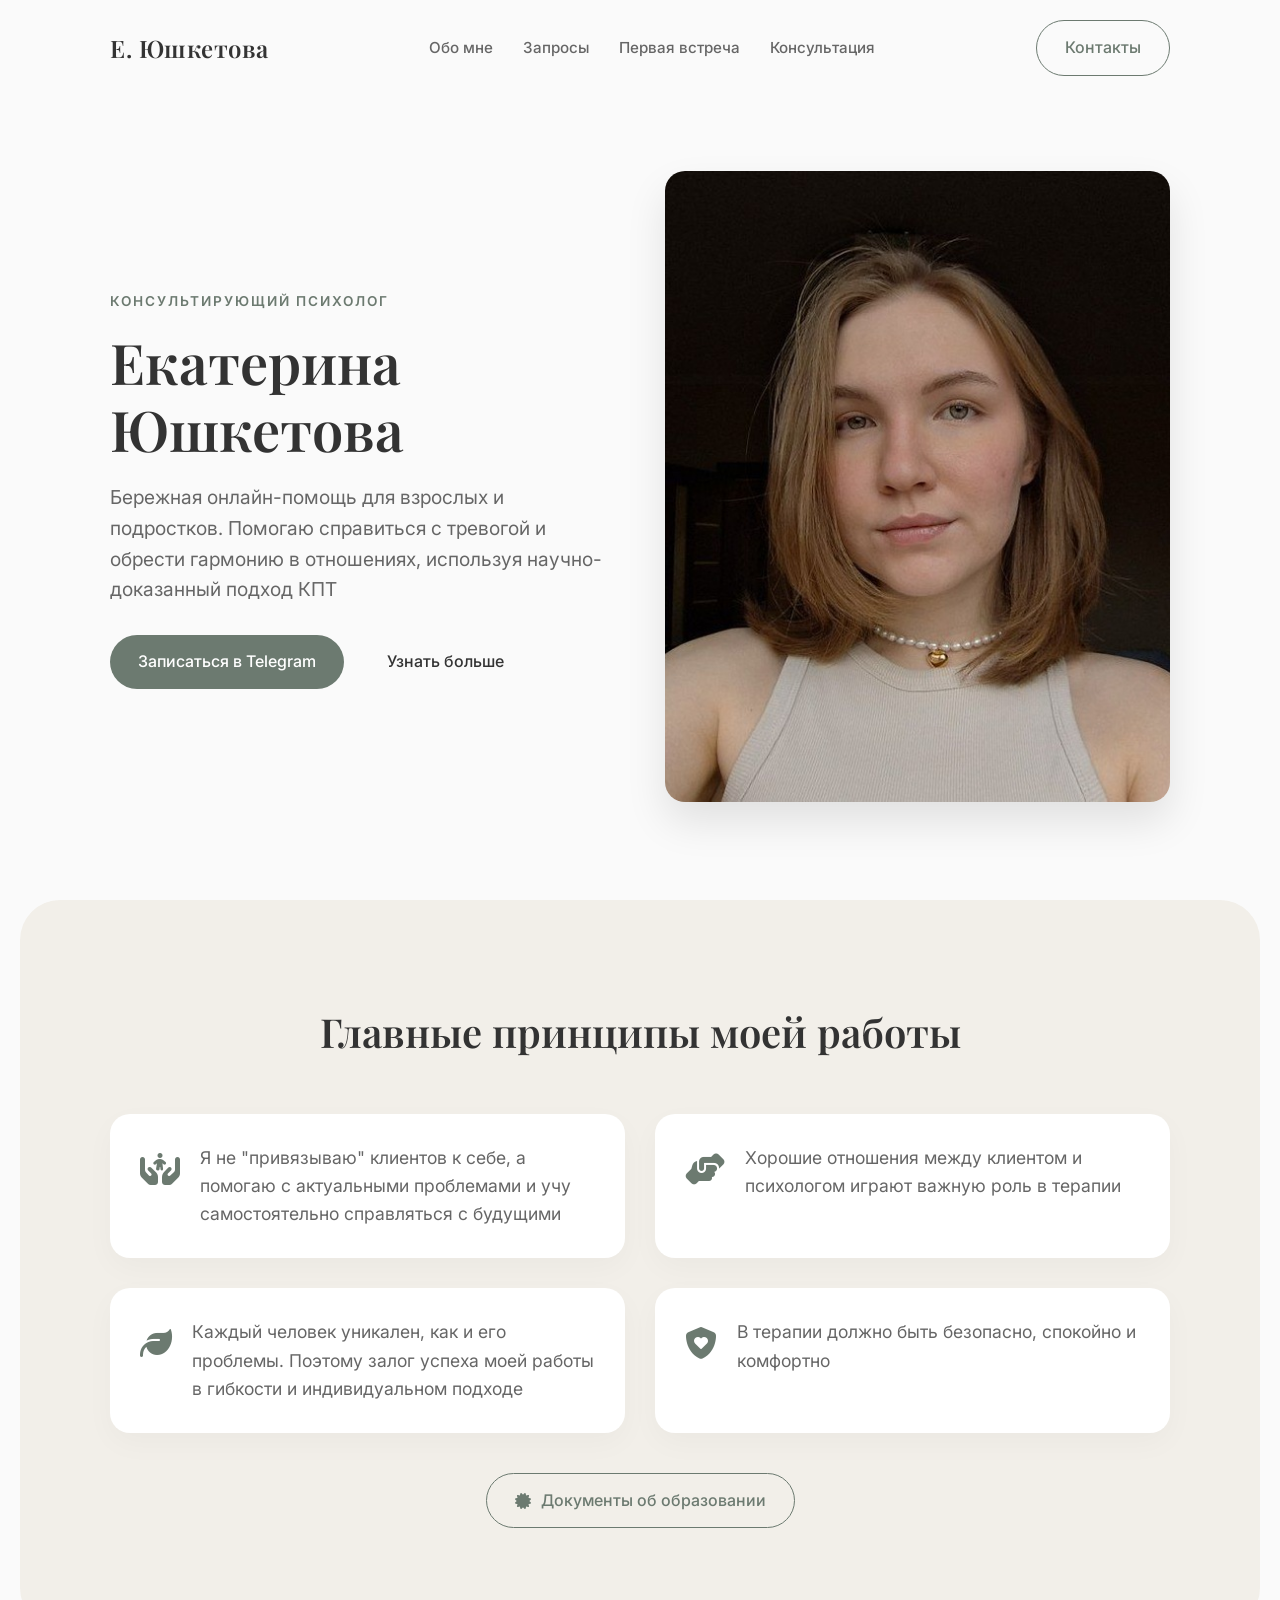
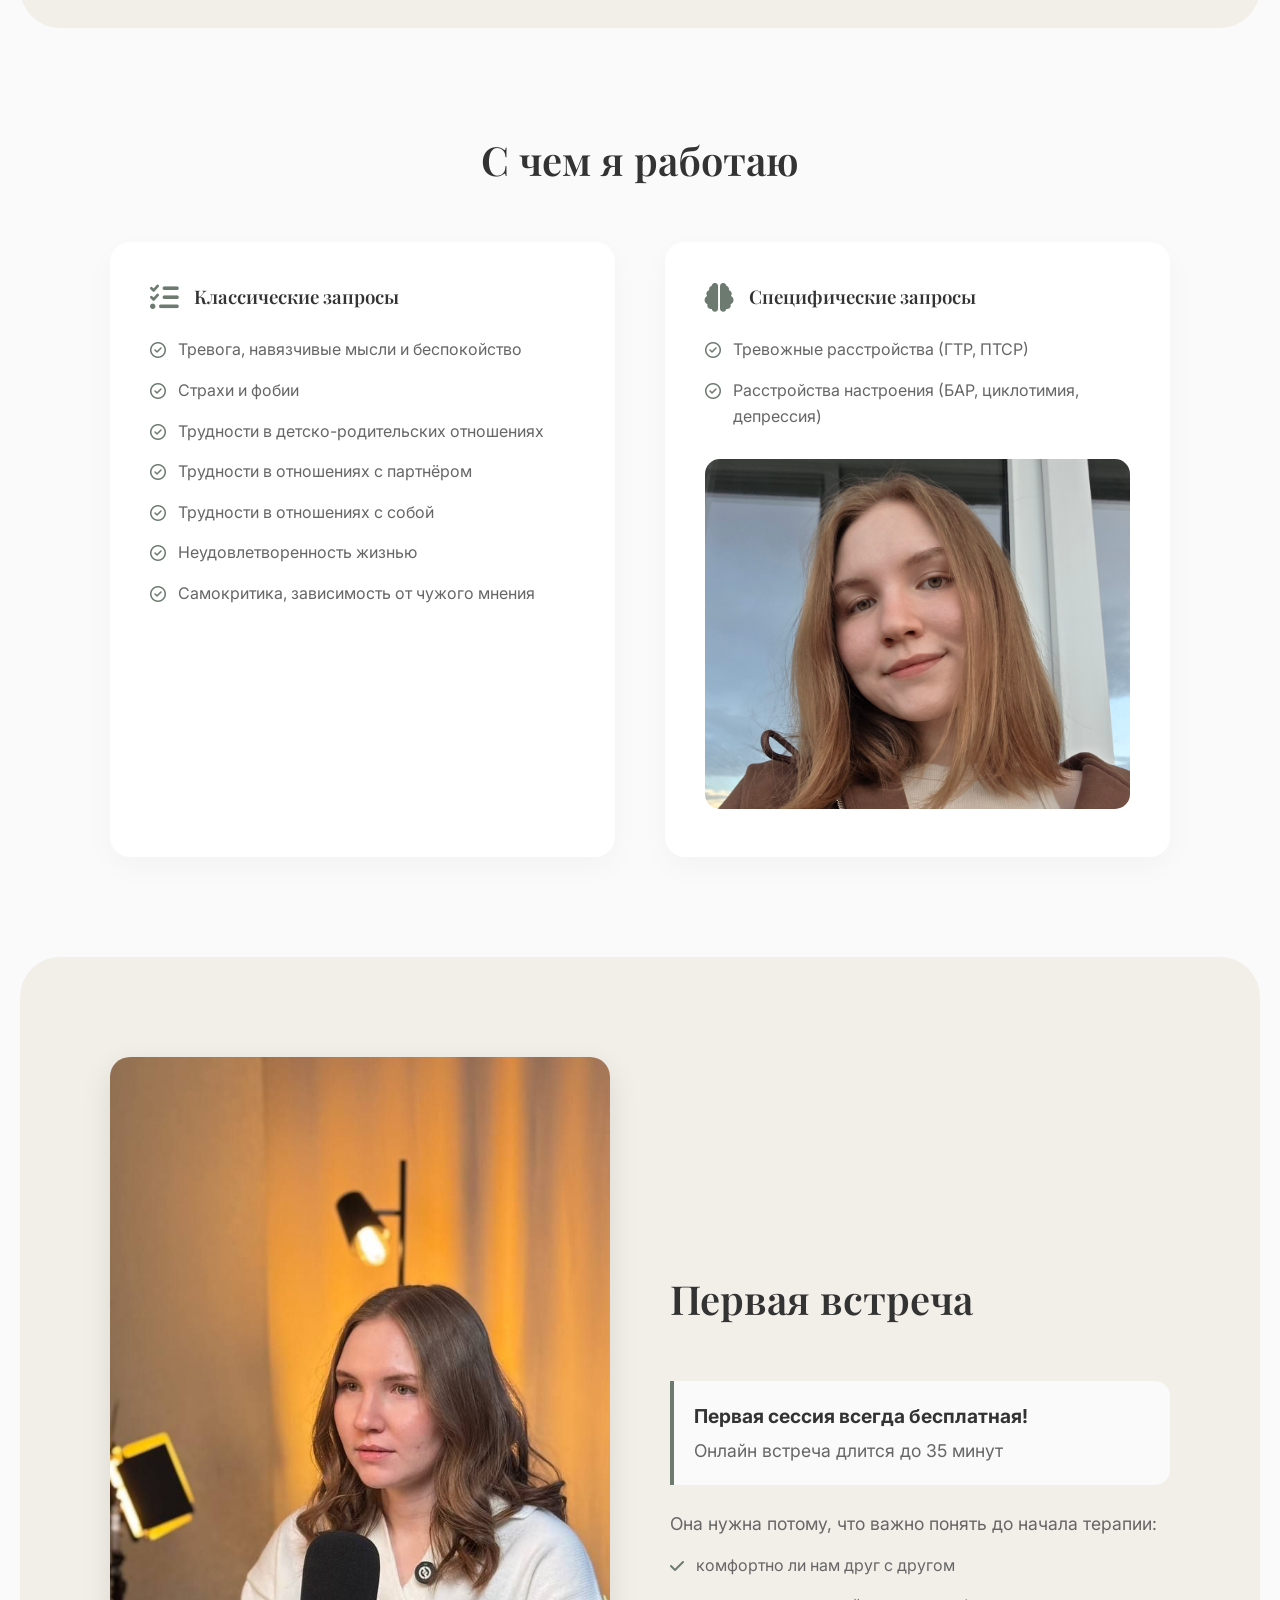
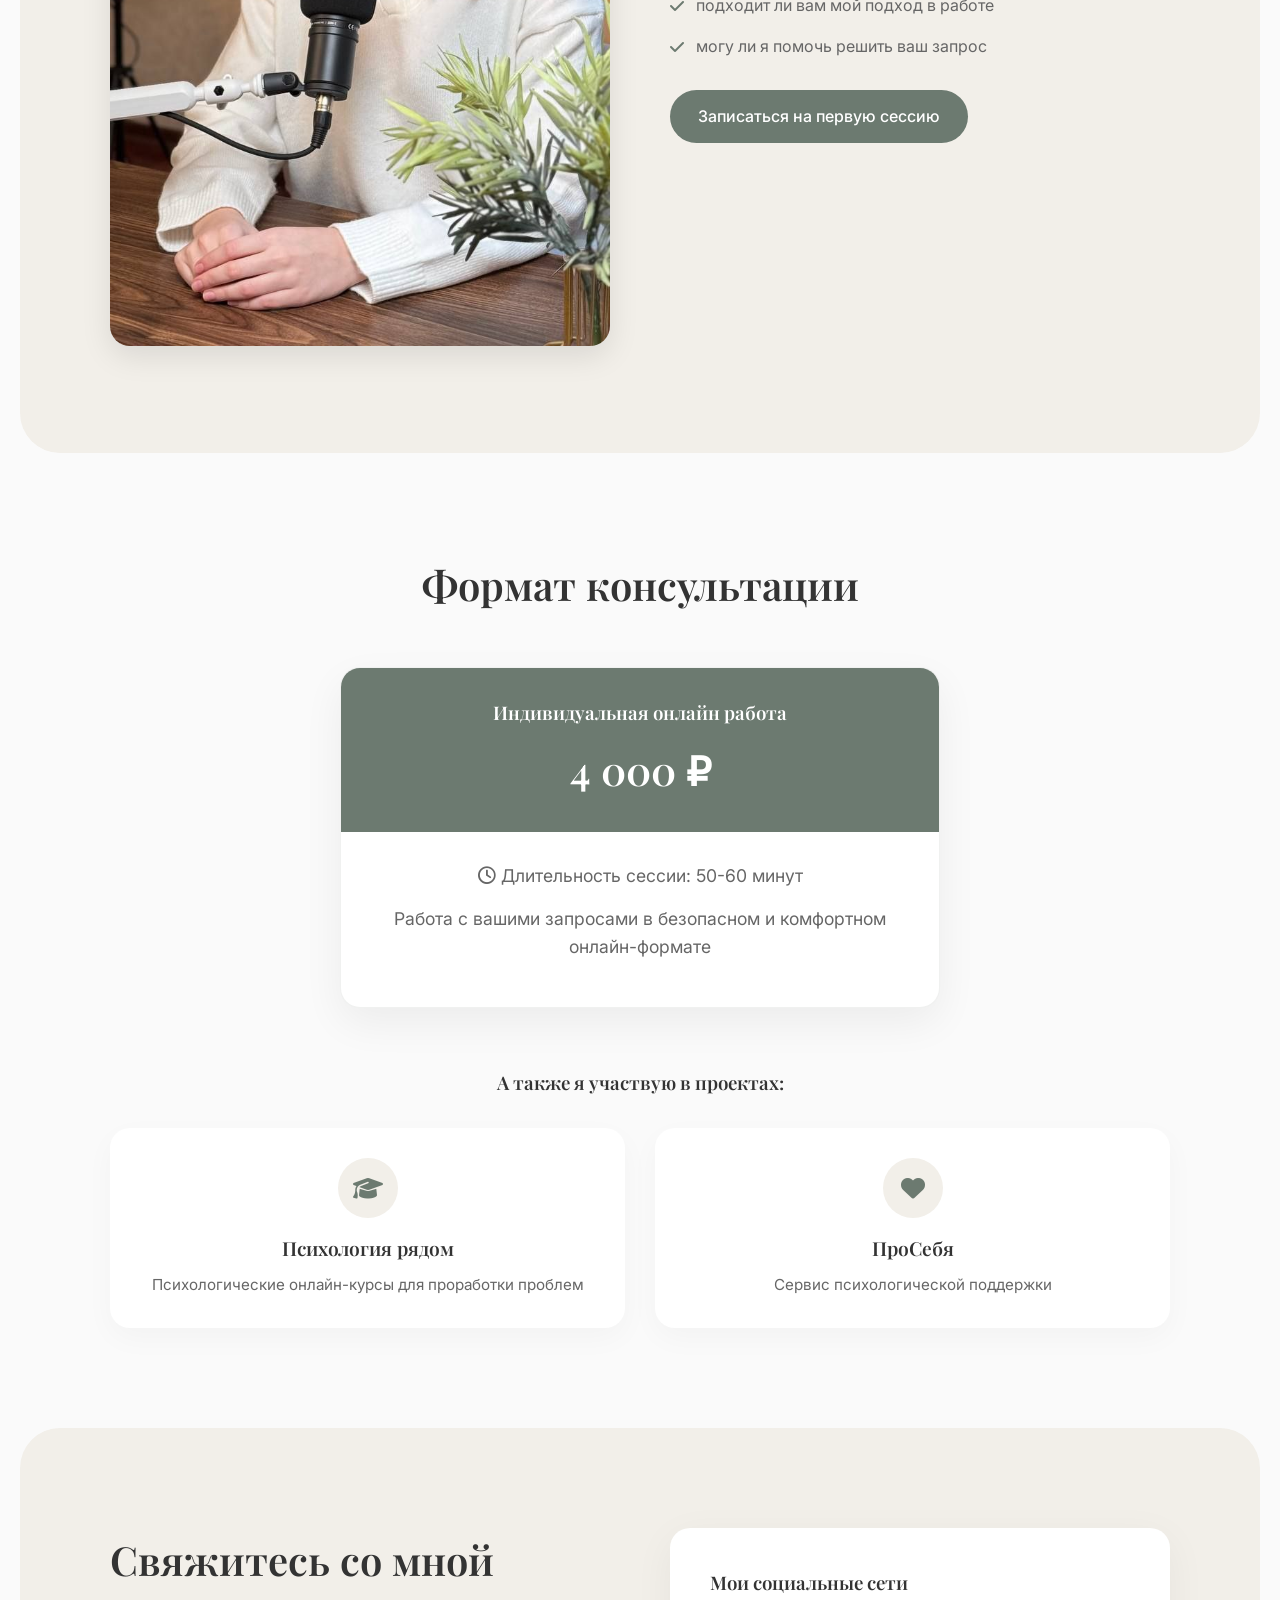
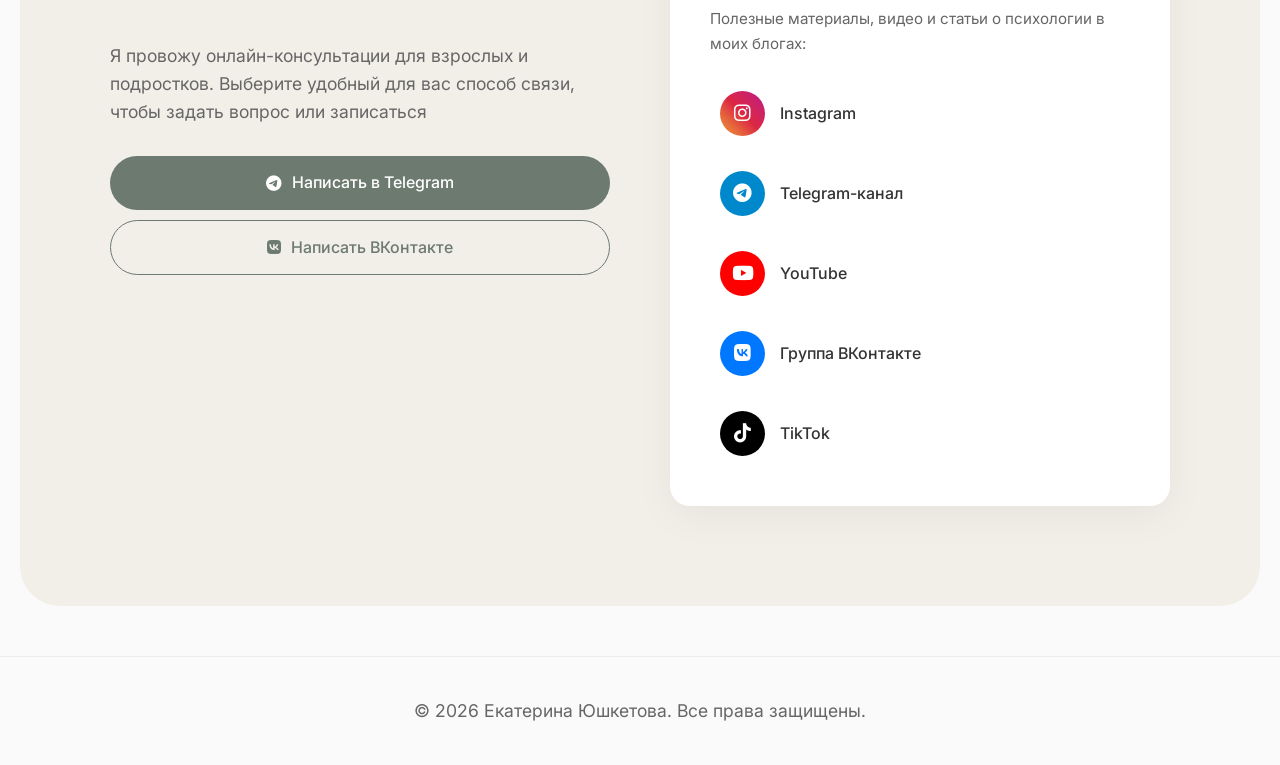
<file: index.html>
<!DOCTYPE html>
<html lang="ru">
<head>
    <meta charset="UTF-8">
    <meta name="viewport" content="width=device-width, initial-scale=1.0">
    <meta name="description" content="Екатерина Юшкетова — консультирующий психолог. Онлайн консультации, КПТ, помощь при тревоге и сложностях в отношениях.">
    <meta name="google-site-verification" content="jkrCZe5AwMXQWdcT6gXWA4PjygULr9I-OtLt38mwQIg" />
    <meta property="og:title" content="Екатерина Юшкетова | Психолог">
    <meta property="og:description" content="Екатерина Юшкетова — консультирующий психолог. Онлайн консультации, КПТ, помощь при тревоге и сложностях в отношениях.">
    <meta property="og:type" content="website">
    <meta property="og:url" content="https://ekaterina-yushketova.github.io/">
    <title>Екатерина Юшкетова | Психолог</title>
    <script type="application/ld+json">
    {
      "@context": "https://schema.org",
      "@type": "Person",
      "name": "Екатерина Юшкетова",
      "jobTitle": "Консультирующий психолог",
      "url": "https://ekaterina-yushketova.github.io/",
      "sameAs": [
        "https://www.instagram.com/yushketova_psy",
        "https://vk.ru/yushketova_psy",
        "https://t.me/yushketova_psy",
        "https://youtube.com/@yushketova_psy?si=umGVMkbt_NldHN8r",
        "https://www.tiktok.com/@yushketova_psy?_r=1&_t=ZS-9BEKHAdmby9"
      ]
    }
    </script>
    <!-- Fonts -->
    <link rel="preconnect" href="https://fonts.googleapis.com">
    <link rel="preconnect" href="https://fonts.gstatic.com" crossorigin>
    <link href="https://fonts.googleapis.com/css2?family=Inter:wght@300;400;500;600&family=Playfair+Display:ital,wght@0,400;0,600;1,400&display=swap" rel="stylesheet">
    <!-- FontAwesome for icons -->
    <link rel="stylesheet" href="https://cdnjs.cloudflare.com/ajax/libs/font-awesome/6.4.0/css/all.min.css">
    <!-- Custom CSS -->
    <link rel="stylesheet" href="style.css?v=1.1">
</head>
<body>
    <!-- Navbar -->
    <nav class="navbar">
        <div class="container nav-content">
            <a href="#" class="logo">Е. Юшкетова</a>
            <ul class="nav-links">
                <li><a href="#principles">Обо мне</a></li>
                <li><a href="#specialization">Запросы</a></li>
                <li><a href="#first-meeting">Первая встреча</a></li>
                <li><a href="#format">Консультация</a></li>
            </ul>
            <a href="#contacts" class="btn btn-outline nav-btn">Контакты</a>
        </div>
    </nav>

    <!-- Hero Section -->
    <header class="hero">
        <div class="container hero-content">
            <div class="hero-text fade-in-up">
                <p class="subtitle">Консультирующий психолог</p>
                <h1>Екатерина Юшкетова</h1>
                <p class="description">Бережная онлайн-помощь для взрослых и подростков. Помогаю справиться с тревогой и обрести гармонию в отношениях, используя научно-доказанный подход КПТ</p>
                <div class="hero-actions">
                    <a href="https://t.me/The_Katya" target="_blank" class="btn btn-primary">Записаться в Telegram</a>
                    <a href="#principles" class="btn btn-secondary">Узнать больше</a>
                </div>
            </div>
            <div class="hero-image fade-in-up delay-1">
                <!-- Using photo from folder -->
                <img src="Фото/photo_2024-10-14_13-21-22.jpg" alt="Екатерина Юшкетова" style="width:100%; border-radius:20px; object-fit: cover; aspect-ratio: 4/5; box-shadow: 0 20px 40px rgba(0,0,0,0.1);">
            </div>
        </div>
    </header>

    <!-- Principles Section -->
    <section id="principles" class="section bg-light">
        <div class="container">
            <h2 class="section-title fade-in-up">Главные принципы моей работы</h2>
            <div class="principles-grid">
                <div class="principle-card fade-in-up">
                    <div class="icon"><i class="fa-solid fa-hands-holding-child"></i></div>
                    <p>Я не "привязываю" клиентов к себе, а помогаю с актуальными проблемами и учу самостоятельно справляться с будущими</p>
                </div>
                <div class="principle-card fade-in-up delay-1">
                    <div class="icon"><i class="fa-solid fa-handshake-angle"></i></div>
                    <p>Хорошие отношения между клиентом и психологом играют важную роль в терапии</p>
                </div>
                <div class="principle-card fade-in-up delay-2">
                    <div class="icon"><i class="fa-solid fa-leaf"></i></div>
                    <p>Каждый человек уникален, как и его проблемы. Поэтому залог успеха моей работы в гибкости и индивидуальном подходе</p>
                </div>
                <div class="principle-card fade-in-up delay-3">
                    <div class="icon"><i class="fa-solid fa-shield-heart"></i></div>
                    <p>В терапии должно быть безопасно, спокойно и комфортно</p>
                </div>
            </div>
            <div class="text-center mt-4 fade-in-up delay-2" style="margin-top: 40px;">
                <a href="https://vk.ru/album-227094926_305493323" target="_blank" class="btn btn-outline"><i class="fa-solid fa-certificate"></i> Документы об образовании</a>
            </div>
        </div>
    </section>

    <!-- Specialization Section -->
    <section id="specialization" class="section">
        <div class="container">
            <h2 class="section-title fade-in-up">С чем я работаю</h2>
            <div class="services-wrapper">
                <div class="service-column fade-in-up">
                    <div class="column-header">
                        <i class="fa-solid fa-list-check"></i>
                        <h3>Классические запросы</h3>
                    </div>
                    <ul class="custom-list">
                        <li><i class="fa-regular fa-circle-check"></i> Тревога, навязчивые мысли и беспокойство</li>
                        <li><i class="fa-regular fa-circle-check"></i> Страхи и фобии</li>
                        <li><i class="fa-regular fa-circle-check"></i> Трудности в детско-родительских отношениях</li>
                        <li><i class="fa-regular fa-circle-check"></i> Трудности в отношениях с партнёром</li>
                        <li><i class="fa-regular fa-circle-check"></i> Трудности в отношениях с собой</li>
                        <li><i class="fa-regular fa-circle-check"></i> Неудовлетворенность жизнью</li>
                        <li><i class="fa-regular fa-circle-check"></i> Самокритика, зависимость от чужого мнения</li>
                    </ul>
                </div>
                <div class="service-column fade-in-up delay-1">
                    <div class="column-header">
                        <i class="fa-solid fa-brain"></i>
                        <h3>Специфические запросы</h3>
                    </div>
                    <ul class="custom-list">
                        <li><i class="fa-regular fa-circle-check"></i> Тревожные расстройства (ГТР, ПТСР)</li>
                        <li><i class="fa-regular fa-circle-check"></i> Расстройства настроения (БАР, циклотимия, депрессия)</li>
                    </ul>
                    
                    <div class="image-box mt-4" style="margin-top: 30px;">
                        <img src="Фото/lv_0_20250629181248.png" alt="Психолог онлайн" style="width:100%; border-radius:15px; max-height: 350px; object-fit: cover; object-position: top center;">
                    </div>
                </div>
            </div>
        </div>
    </section>

    <!-- First Meeting Section -->
    <section id="first-meeting" class="section bg-light">
        <div class="container meeting-content">
            <div class="meeting-image fade-in-up">
                <img src="Фото/IMG_20260704_150900_415.jpg" alt="Первая встреча" style="width:100%; border-radius:20px; box-shadow: 0 10px 30px rgba(0,0,0,0.1);">
            </div>
            <div class="meeting-text fade-in-up delay-1">
                <h2 class="section-title left-align">Первая встреча</h2>
                <div class="highlight-box">
                    <strong>Первая сессия всегда бесплатная!</strong>
                    <p>Онлайн встреча длится до 35 минут</p>
                </div>
                <p style="margin-top: 25px; margin-bottom: 15px;">Она нужна потому, что важно понять до начала терапии:</p>
                <ul class="custom-list">
                    <li><i class="fa-solid fa-check"></i> комфортно ли нам друг с другом</li>
                    <li><i class="fa-solid fa-check"></i> подходит ли вам мой подход в работе</li>
                    <li><i class="fa-solid fa-check"></i> могу ли я помочь решить ваш запрос</li>
                </ul>
                <div style="margin-top: 30px;">
                    <a href="https://t.me/The_Katya" target="_blank" class="btn btn-primary">Записаться на первую сессию</a>
                </div>
            </div>
        </div>
    </section>

    <!-- Formats & Pricing Section -->
    <section id="format" class="section">
        <div class="container">
            <h2 class="section-title fade-in-up">Формат консультации</h2>
            
            <div class="formats-grid fade-in-up">
                <div class="format-card primary-format">
                    <div class="format-header">
                        <h3>Индивидуальная онлайн работа</h3>
                        <div class="price">4 000 ₽</div>
                    </div>
                    <div class="format-body">
                        <p><i class="fa-regular fa-clock"></i> Длительность сессии: 50-60 минут</p>
                        <p>Работа с вашими запросами в безопасном и комфортном онлайн-формате</p>
                    </div>
                </div>
            </div>

            <h3 class="projects-title fade-in-up" style="margin-top: 60px;">А также я участвую в проектах:</h3>
            <div class="projects-grid fade-in-up delay-1">
                <a href="https://psynear.ru/" target="_blank" class="project-card">
                    <div class="project-icon"><i class="fa-solid fa-graduation-cap"></i></div>
                    <h4>Психология рядом</h4>
                    <p>Психологические онлайн-курсы для проработки проблем</p>
                </a>
                <a href="https://prosebya.ru/b2c" target="_blank" class="project-card">
                    <div class="project-icon"><i class="fa-solid fa-heart"></i></div>
                    <h4>ПроСебя</h4>
                    <p>Сервис психологической поддержки</p>
                </a>
            </div>
        </div>
    </section>

    <!-- Socials & Contacts Section -->
    <section id="contacts" class="section bg-light" style="margin-bottom: 50px;">
        <div class="container contacts-content">
            <div class="contacts-text fade-in-up">
                <h2 class="section-title left-align">Свяжитесь со мной</h2>
                <p>Я провожу онлайн-консультации для взрослых и подростков. Выберите удобный для вас способ связи, чтобы задать вопрос или записаться</p>
                
                <div class="booking-links" style="margin-top: 30px;">
                    <a href="https://t.me/The_Katya" target="_blank" class="btn btn-primary w-full mb-2"><i class="fa-brands fa-telegram"></i> Написать в Telegram</a>
                    <a href="https://vk.me/282413646" target="_blank" class="btn btn-outline w-full"><i class="fa-brands fa-vk"></i> Написать ВКонтакте</a>
                </div>
            </div>
            
            <div class="socials-box fade-in-up delay-1">
                <h3>Мои социальные сети</h3>
                <p>Полезные материалы, видео и статьи о психологии в моих блогах:</p>
                <ul class="social-links-list">
                    <li>
                        <a href="https://www.instagram.com/yushketova_psy?xtok=OWR2dTdwODU4eWg3" target="_blank">
                            <div class="social-icon instagram"><i class="fa-brands fa-instagram"></i></div>
                            <span>Instagram</span>
                        </a>
                    </li>
                    <li>
                        <a href="https://t.me/yushketova_psy" target="_blank">
                            <div class="social-icon telegram"><i class="fa-brands fa-telegram"></i></div>
                            <span>Telegram-канал</span>
                        </a>
                    </li>
                    <li>
                        <a href="https://youtube.com/@yushketova_psy?si=umGVMkbt_NldHN8r" target="_blank">
                            <div class="social-icon youtube"><i class="fa-brands fa-youtube"></i></div>
                            <span>YouTube</span>
                        </a>
                    </li>
                    <li>
                        <a href="https://vk.ru/yushketova_psy" target="_blank">
                            <div class="social-icon vk"><i class="fa-brands fa-vk"></i></div>
                            <span>Группа ВКонтакте</span>
                        </a>
                    </li>
                    <li>
                        <a href="https://www.tiktok.com/@yushketova_psy?_r=1&_t=ZS-9BEKHAdmby9" target="_blank">
                            <div class="social-icon tiktok"><i class="fa-brands fa-tiktok"></i></div>
                            <span>TikTok</span>
                        </a>
                    </li>
                </ul>
            </div>
        </div>
    </section>

    <!-- Footer -->
    <footer>
        <div class="container footer-content">
            <p>&copy; 2026 Екатерина Юшкетова. Все права защищены.</p>
        </div>
    </footer>

    <!-- Custom JS -->
    <script src="script.js"></script>
</body>
</html>
</file>
<file: style.css>
/* Color Variables */
:root {
    --bg-color: #FAFAFA; /* Soft warm white */
    --bg-light: #F2EFE9; /* Beige/sand */
    --text-main: #333333;
    --text-muted: #666666;
    --primary-color: #6C7A70; /* Muted sage green */
    --primary-hover: #5A665D;
    --accent-color: #C8B8A6; /* Warm sand */
    
    --font-heading: 'Playfair Display', serif;
    --font-body: 'Inter', sans-serif;
    
    --transition: all 0.3s ease;
}

* {
    margin: 0;
    padding: 0;
    box-sizing: border-box;
}

html {
    scroll-behavior: smooth;
}

body {
    font-family: var(--font-body);
    color: var(--text-main);
    background-color: var(--bg-color);
    line-height: 1.6;
    overflow-x: hidden;
}

.container {
    max-width: 1100px;
    margin: 0 auto;
    padding: 0 20px;
}

/* Typography */
h1, h2, h3, h4 {
    font-family: var(--font-heading);
    font-weight: 600;
    color: var(--text-main);
}

h1 {
    font-size: 3.5rem;
    line-height: 1.2;
    margin-bottom: 20px;
}

h2 {
    font-size: 2.5rem;
    margin-bottom: 20px;
}

p {
    font-size: 1.1rem;
    color: var(--text-muted);
}

/* Buttons */
.btn {
    display: inline-flex;
    align-items: center;
    justify-content: center;
    gap: 10px;
    padding: 14px 28px;
    border-radius: 30px;
    text-decoration: none;
    font-weight: 500;
    font-size: 1rem;
    cursor: pointer;
    transition: var(--transition);
    border: none;
}

.btn-primary {
    background-color: var(--primary-color);
    color: white;
}

.btn-primary:hover {
    background-color: var(--primary-hover);
    transform: translateY(-2px);
    box-shadow: 0 8px 20px rgba(108, 122, 112, 0.2);
}

.btn-secondary {
    background-color: transparent;
    color: var(--text-main);
}

.btn-secondary:hover {
    color: var(--primary-color);
}

.btn-outline {
    background-color: transparent;
    border: 1px solid var(--primary-color);
    color: var(--primary-color);
}

.btn-outline:hover {
    background-color: var(--primary-color);
    color: white;
}

.w-full {
    width: 100%;
}

.mb-2 {
    margin-bottom: 10px;
}

.mt-4 {
    margin-top: 30px;
}

.text-center {
    text-align: center;
}

/* Navbar */
.navbar {
    position: fixed;
    top: 0;
    left: 0;
    width: 100%;
    padding: 20px 0;
    background: rgba(250, 250, 250, 0.9);
    backdrop-filter: blur(10px);
    -webkit-backdrop-filter: blur(10px);
    z-index: 1000;
    transition: var(--transition);
    border-bottom: 1px solid transparent;
}

.navbar.scrolled {
    padding: 15px 0;
    border-bottom: 1px solid rgba(0,0,0,0.05);
    box-shadow: 0 4px 20px rgba(0,0,0,0.02);
}

.nav-content {
    display: flex;
    justify-content: space-between;
    align-items: center;
}

.logo {
    font-family: var(--font-heading);
    font-size: 1.5rem;
    font-weight: 600;
    text-decoration: none;
    color: var(--text-main);
    letter-spacing: 0.5px;
}

.nav-links {
    display: flex;
    list-style: none;
    gap: 30px;
}

.nav-links a {
    text-decoration: none;
    color: var(--text-muted);
    font-weight: 500;
    font-size: 0.95rem;
    transition: var(--transition);
}

.nav-links a:hover {
    color: var(--primary-color);
}

/* Hero Section */
.hero {
    min-height: 100vh;
    display: flex;
    align-items: center;
    padding-top: 80px;
}

.hero-content {
    display: grid;
    grid-template-columns: 1fr 1fr;
    gap: 50px;
    align-items: center;
}

.subtitle {
    color: var(--primary-color);
    font-weight: 600;
    text-transform: uppercase;
    letter-spacing: 2px;
    font-size: 0.85rem;
    margin-bottom: 15px;
}

.hero .description {
    margin-bottom: 30px;
    font-size: 1.2rem;
}

.hero-actions {
    display: flex;
    gap: 15px;
}

/* Section Shared */
.section {
    padding: 100px 0;
}

.bg-light {
    background-color: var(--bg-light);
    border-radius: 40px;
    margin: 0 20px;
}

.section-title {
    text-align: center;
    margin-bottom: 50px;
}

.section-title.left-align {
    text-align: left;
}

/* Principles */
.principles-grid {
    display: grid;
    grid-template-columns: repeat(2, 1fr);
    gap: 30px;
}

.principle-card {
    background: white;
    padding: 30px;
    border-radius: 20px;
    box-shadow: 0 10px 30px rgba(0,0,0,0.03);
    display: flex;
    gap: 20px;
    align-items: flex-start;
    transition: var(--transition);
}

.principle-card:hover {
    transform: translateY(-5px);
    box-shadow: 0 15px 40px rgba(0,0,0,0.06);
}

.principle-card .icon {
    font-size: 2rem;
    color: var(--primary-color);
    flex-shrink: 0;
}

/* Services Wrapper */
.services-wrapper {
    display: grid;
    grid-template-columns: 1fr 1fr;
    gap: 50px;
}

.service-column {
    background: white;
    padding: 40px;
    border-radius: 20px;
    box-shadow: 0 10px 30px rgba(0,0,0,0.03);
}

.column-header {
    display: flex;
    align-items: center;
    gap: 15px;
    margin-bottom: 25px;
}

.column-header i {
    font-size: 1.8rem;
    color: var(--primary-color);
}

.custom-list {
    list-style: none;
}

.custom-list li {
    display: flex;
    align-items: flex-start;
    gap: 12px;
    margin-bottom: 15px;
    color: var(--text-muted);
}

.custom-list li i {
    color: var(--primary-color);
    margin-top: 5px;
}

/* Meeting Content */
.meeting-content {
    display: grid;
    grid-template-columns: 1fr 1fr;
    gap: 60px;
    align-items: center;
}

.highlight-box {
    background: var(--bg-color);
    border-left: 4px solid var(--primary-color);
    padding: 20px;
    border-radius: 0 15px 15px 0;
}

.highlight-box strong {
    font-size: 1.2rem;
    color: var(--text-main);
    display: block;
    margin-bottom: 5px;
}

/* Formats & Projects */
.formats-grid {
    max-width: 600px;
    margin: 0 auto 50px auto;
}

.format-card {
    background: white;
    border-radius: 20px;
    overflow: hidden;
    box-shadow: 0 15px 40px rgba(0,0,0,0.06);
    border: 1px solid rgba(108, 122, 112, 0.1);
}

.format-header {
    background: var(--primary-color);
    color: white;
    padding: 30px;
    text-align: center;
}

.format-header h3 {
    color: white;
    margin-bottom: 10px;
}

.format-header .price {
    font-size: 2.5rem;
    font-weight: 600;
    font-family: var(--font-heading);
}

.format-body {
    padding: 30px;
    text-align: center;
}

.format-body p {
    margin-bottom: 15px;
}

.projects-title {
    text-align: center;
    margin-bottom: 30px;
}

.projects-grid {
    display: grid;
    grid-template-columns: 1fr 1fr;
    gap: 30px;
}

.project-card {
    background: white;
    padding: 30px;
    border-radius: 20px;
    text-decoration: none;
    color: var(--text-main);
    box-shadow: 0 10px 30px rgba(0,0,0,0.03);
    transition: var(--transition);
    display: flex;
    flex-direction: column;
    align-items: center;
    text-align: center;
}

.project-card:hover {
    transform: translateY(-5px);
    box-shadow: 0 15px 40px rgba(0,0,0,0.06);
}

.project-icon {
    width: 60px;
    height: 60px;
    background: var(--bg-light);
    border-radius: 50%;
    display: flex;
    align-items: center;
    justify-content: center;
    font-size: 1.5rem;
    color: var(--primary-color);
    margin-bottom: 15px;
}

.project-card h4 {
    margin-bottom: 10px;
    font-size: 1.2rem;
}

.project-card p {
    font-size: 0.95rem;
}

/* Contacts Section */
.contacts-content {
    display: grid;
    grid-template-columns: 1fr 1fr;
    gap: 60px;
}

.socials-box {
    background: white;
    padding: 40px;
    border-radius: 20px;
    box-shadow: 0 10px 40px rgba(0,0,0,0.05);
}

.socials-box h3 {
    margin-bottom: 10px;
}

.socials-box p {
    font-size: 0.95rem;
    margin-bottom: 25px;
}

.social-links-list {
    list-style: none;
    display: flex;
    flex-direction: column;
    gap: 15px;
}

.social-links-list a {
    display: flex;
    align-items: center;
    gap: 15px;
    text-decoration: none;
    color: var(--text-main);
    font-weight: 500;
    transition: var(--transition);
    padding: 10px;
    border-radius: 12px;
}

.social-links-list a:hover {
    background: var(--bg-color);
}

.social-icon {
    width: 45px;
    height: 45px;
    border-radius: 50%;
    display: flex;
    align-items: center;
    justify-content: center;
    color: white;
    font-size: 1.2rem;
}

.instagram { background: linear-gradient(45deg, #f09433 0%, #e6683c 25%, #dc2743 50%, #cc2366 75%, #bc1888 100%); }
.telegram { background: #0088cc; }
.youtube { background: #FF0000; }
.vk { background: #0077FF; }
.tiktok { background: #000000; }

/* Footer */
footer {
    padding: 40px 0;
    text-align: center;
    border-top: 1px solid rgba(0,0,0,0.05);
}

/* Animations */
.fade-in-up {
    opacity: 0;
    transform: translateY(30px);
    transition: opacity 0.8s ease-out, transform 0.8s ease-out;
}

.fade-in-up.visible {
    opacity: 1;
    transform: translateY(0);
}

.delay-1 { transition-delay: 0.2s; }
.delay-2 { transition-delay: 0.4s; }
.delay-3 { transition-delay: 0.6s; }

/* Responsive */
@media (max-width: 900px) {
    h1 { font-size: 2.8rem; }
    .hero-content, .contacts-content, .principles-grid, .services-wrapper, .meeting-content, .projects-grid {
        grid-template-columns: 1fr;
    }
    .hero {
        padding-top: 120px;
        text-align: center;
    }
    .hero-actions {
        justify-content: center;
    }
    .nav-links {
        display: none;
    }
    .bg-light {
        margin: 0;
        border-radius: 0;
    }
    .highlight-box {
        border-radius: 15px;
    }
}
</file>
